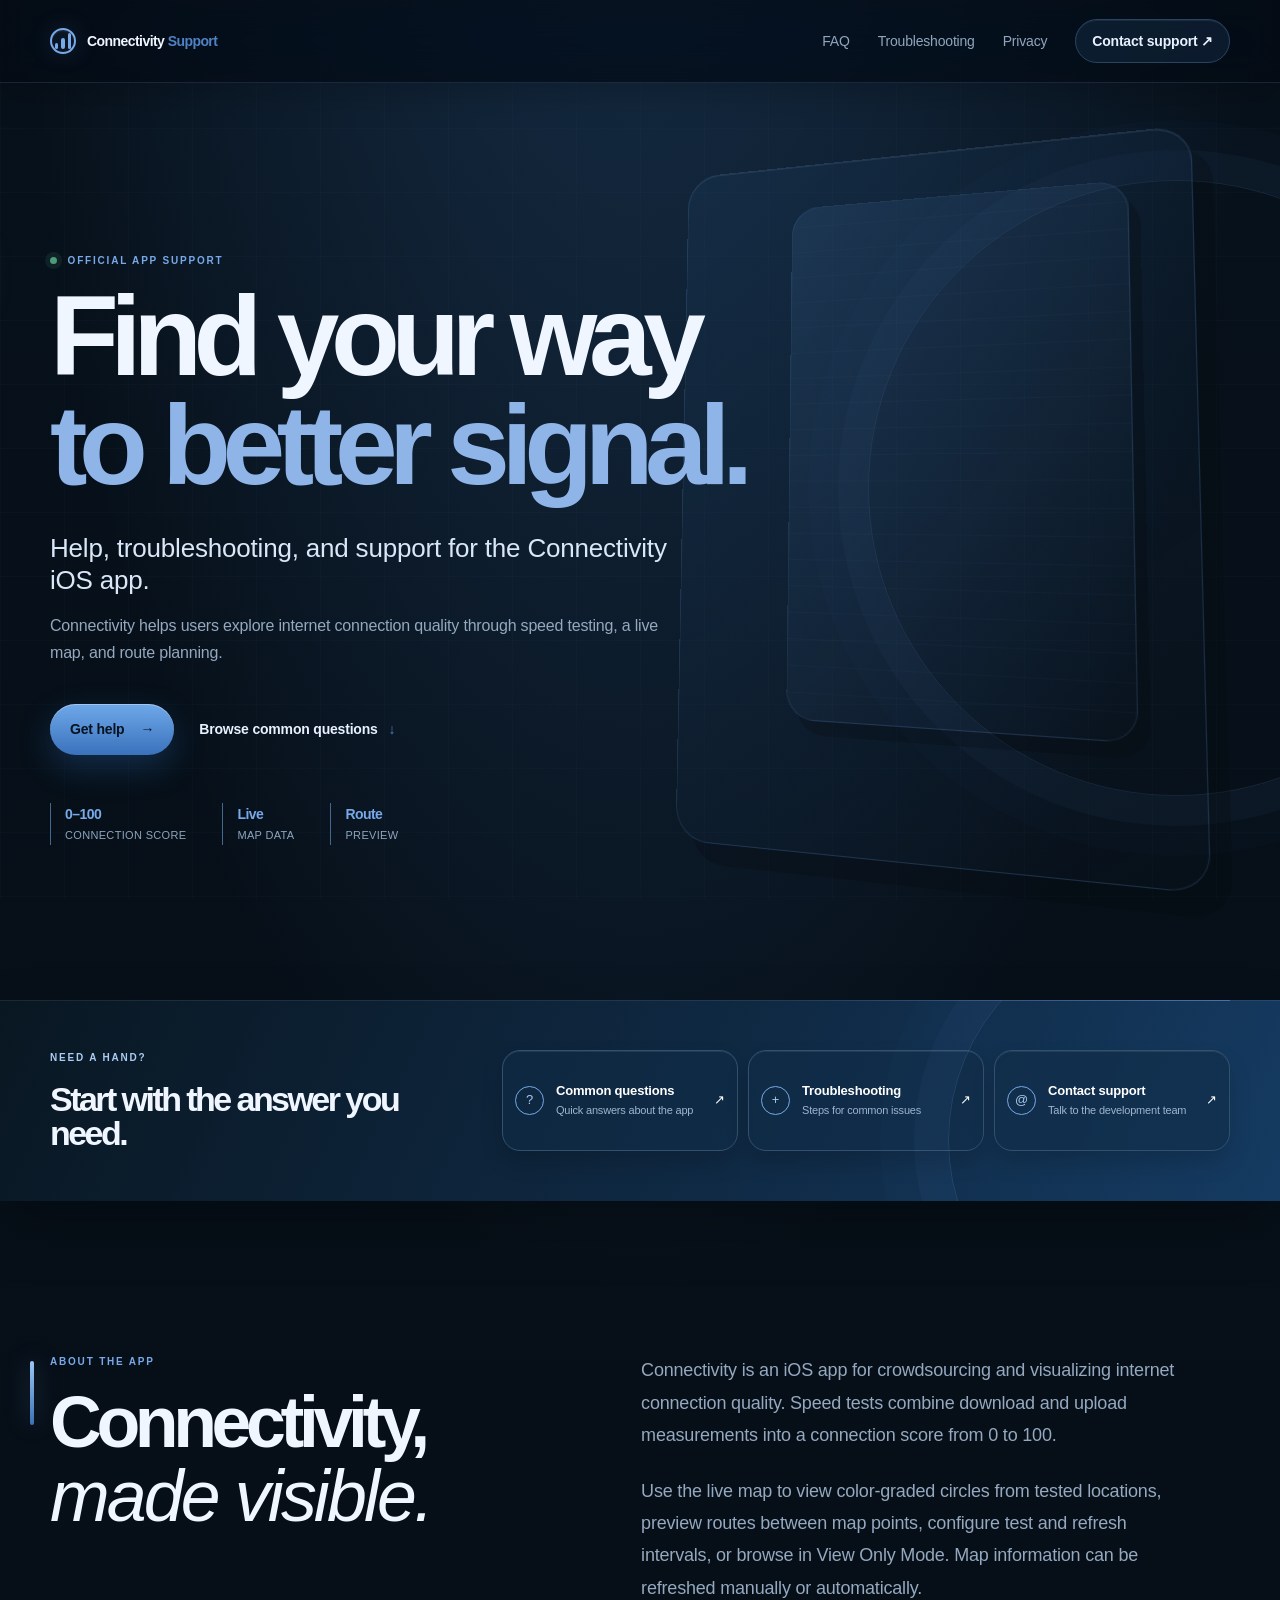
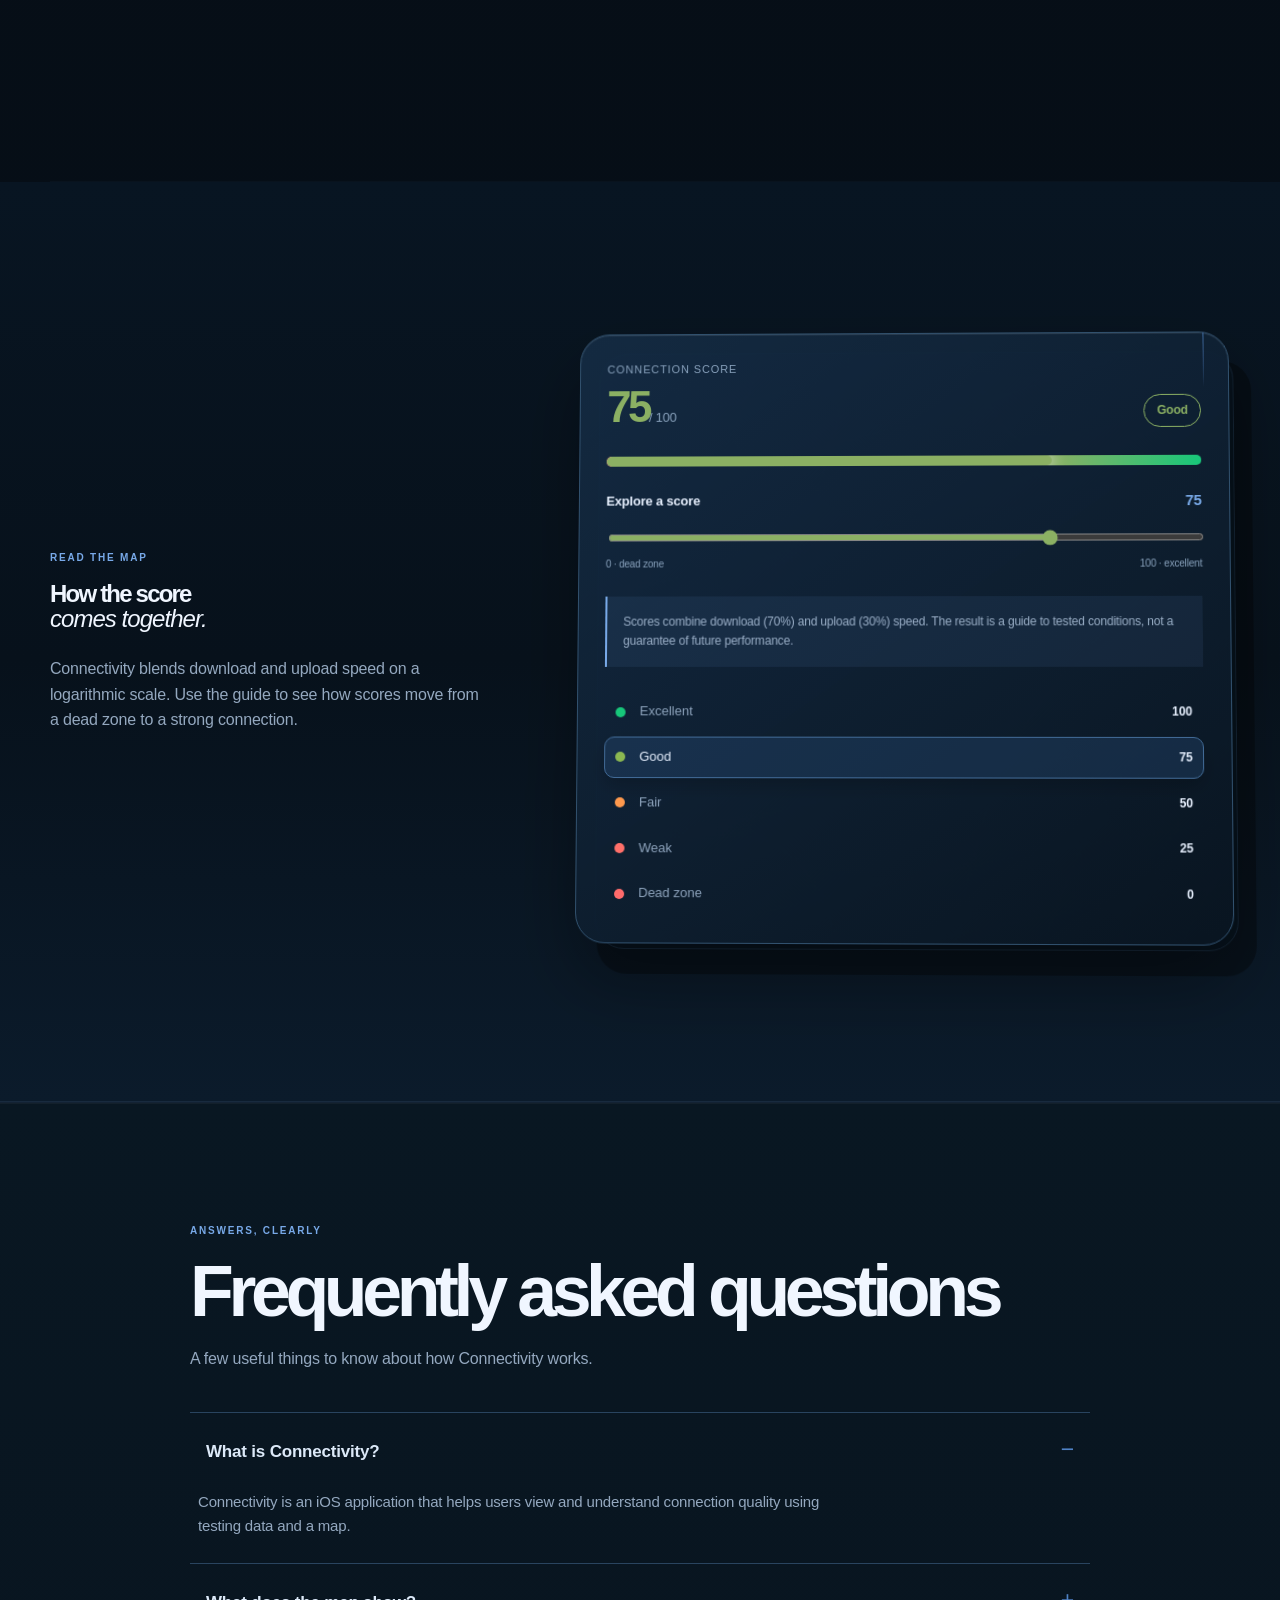
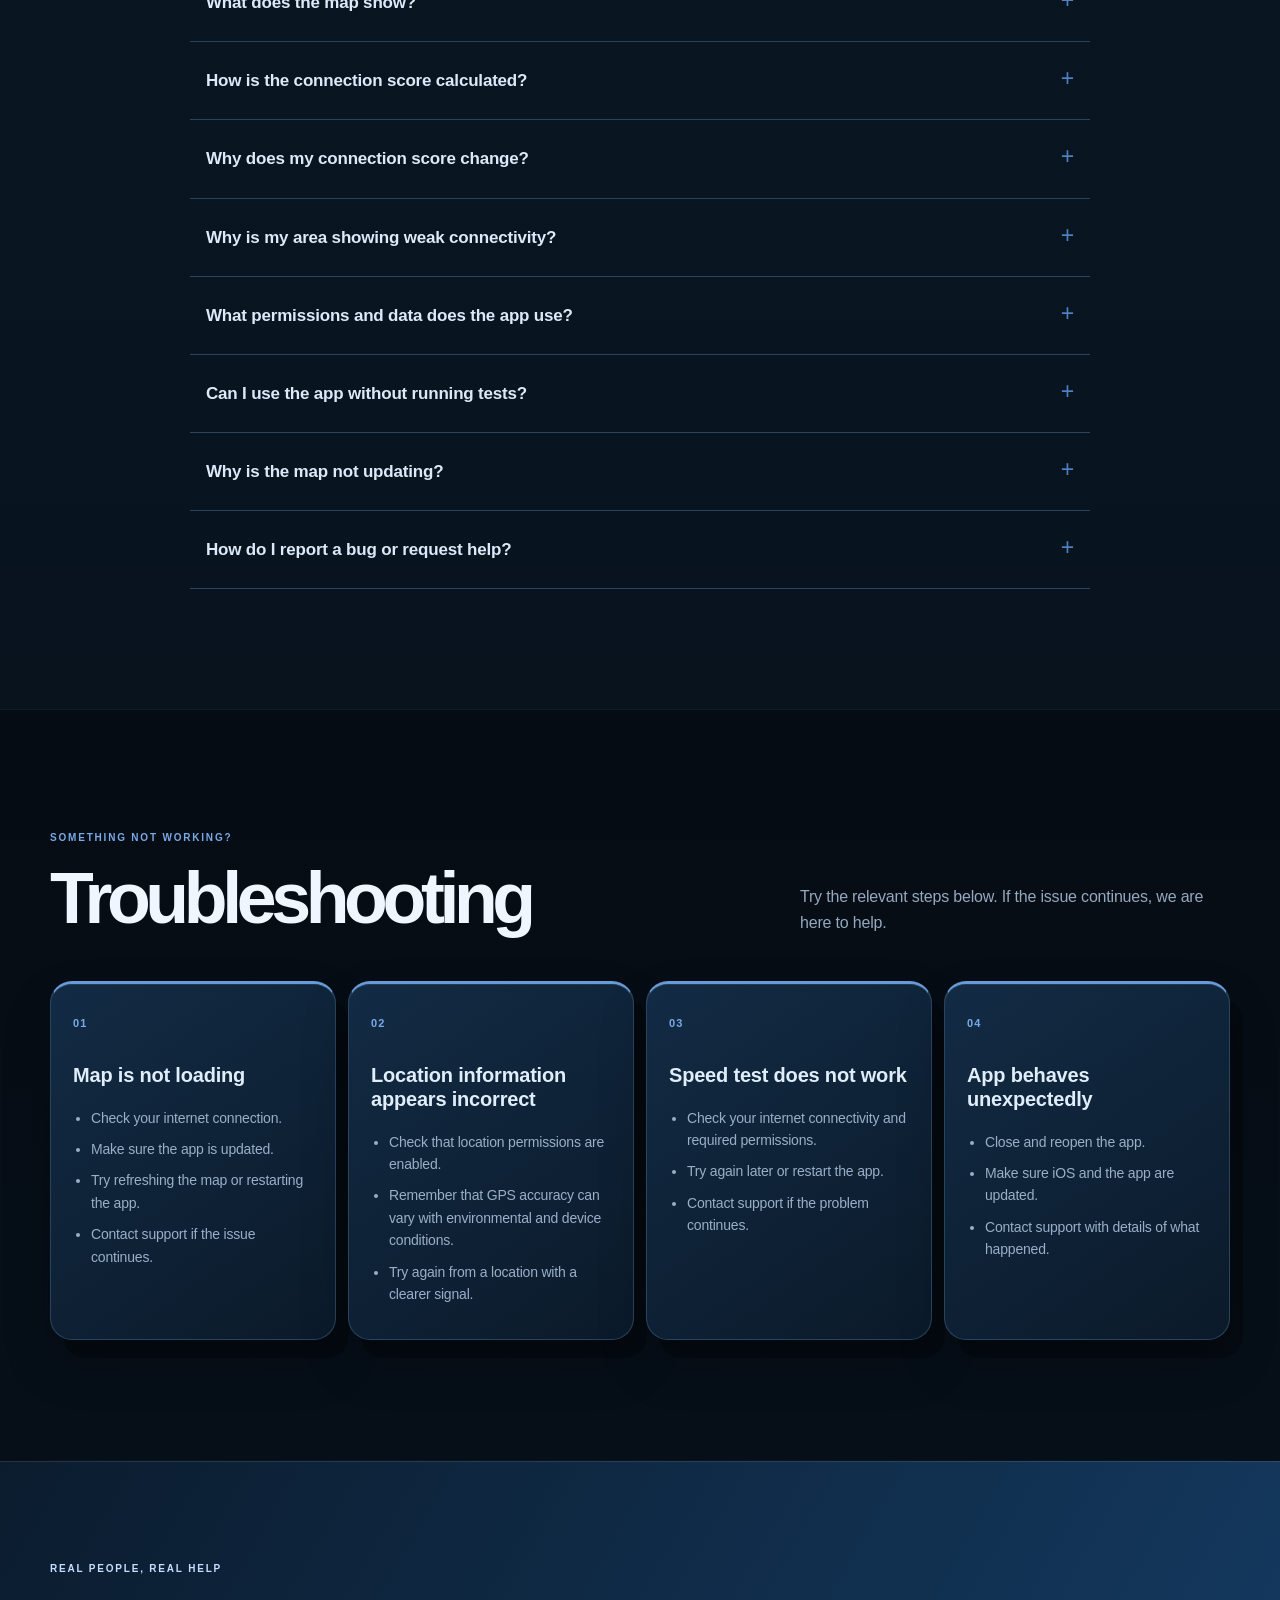
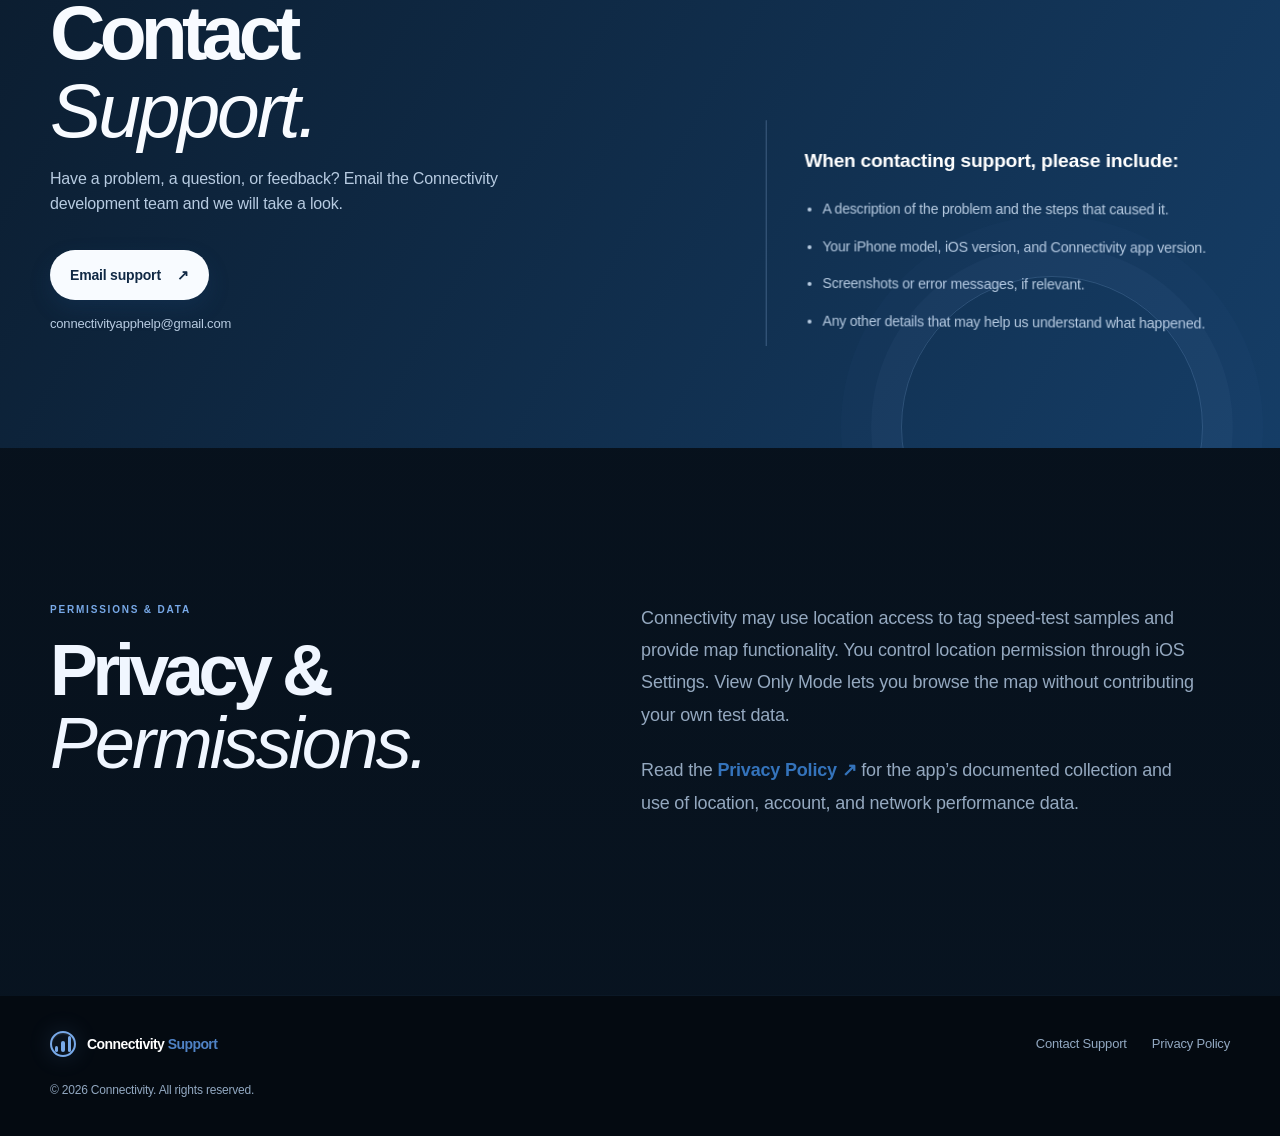
<file: index.html>
<!doctype html>
<html lang="en">
<head>
	<meta charset="utf-8">
	<meta name="viewport" content="width=device-width, initial-scale=1">
	<meta name="description" content="Support, troubleshooting, and contact information for the Connectivity iOS app.">
	<meta property="og:title" content="Connectivity Support — Help & Troubleshooting">
	<meta property="og:description" content="Find help, troubleshooting steps, and support contact information for Connectivity.">
	<meta property="og:type" content="website">
	<title>Connectivity Support — Help &amp; Troubleshooting</title>
	<link rel="stylesheet" href="styles.css">
	<link rel="stylesheet" href="theme.css">
</head>
<body>
	<header class="site-header">
		<nav class="nav wrap" aria-label="Primary navigation">
			<a class="brand" href="#home" aria-label="Connectivity Support home">
				<span class="brand-mark" aria-hidden="true"><span></span><span></span><span></span></span>
				<span>Connectivity <b>Support</b></span>
			</a>
			<button class="menu-toggle" type="button" aria-expanded="false" aria-controls="site-menu">Menu</button>
			<div class="nav-links" id="site-menu">
				<a href="#faq">FAQ</a>
				<a href="#troubleshooting">Troubleshooting</a>
				<a href="#privacy">Privacy</a>
				<a class="nav-cta" href="#contact">Contact support <span aria-hidden="true">↗</span></a>
			</div>
		</nav>
	</header>

	<main id="home">
		<section class="hero wrap" aria-labelledby="hero-title">
			<div class="hero-copy">
				<p class="eyebrow"><span class="status-dot" aria-hidden="true"></span> Official app support</p>
				<h1 id="hero-title"><span class="hero-line">Find your way</span><span class="hero-line hero-line-accent">to better signal.</span></h1>
				<p class="hero-intro">Help, troubleshooting, and support for the Connectivity iOS app.</p>
				<p class="hero-description">Connectivity helps users explore internet connection quality through speed testing, a live map, and route planning.</p>
				<div class="hero-actions">
					<a class="button button-primary" href="#contact">Get help <span aria-hidden="true">→</span></a>
					<a class="text-link" href="#faq">Browse common questions <span aria-hidden="true">↓</span></a>
				</div>
				<div class="hero-facts" aria-label="Connectivity capabilities"><span><b>0–100</b> connection score</span><span><b>Live</b> map data</span><span><b>Route</b> preview</span></div>
			</div>
		</section>

		<section class="support-strip" aria-label="Support options">
			<div class="wrap support-strip-inner">
				<div><p class="eyebrow">Need a hand?</p><h2>Start with the answer you need.</h2></div>
				<div class="support-options">
					<a href="#faq"><span class="option-icon" aria-hidden="true">?</span><span><b>Common questions</b><small>Quick answers about the app</small></span><span aria-hidden="true">↗</span></a>
					<a href="#troubleshooting"><span class="option-icon" aria-hidden="true">+</span><span><b>Troubleshooting</b><small>Steps for common issues</small></span><span aria-hidden="true">↗</span></a>
					<a href="#contact"><span class="option-icon" aria-hidden="true">@</span><span><b>Contact support</b><small>Talk to the development team</small></span><span aria-hidden="true">↗</span></a>
				</div>
			</div>
		</section>

		<section class="section wrap about-grid" id="about" aria-labelledby="about-title">
			<div><p class="eyebrow">About the app</p><h2 id="about-title">Connectivity,<br><em>made visible.</em></h2></div>
			<div class="section-copy"><p>Connectivity is an iOS app for crowdsourcing and visualizing internet connection quality. Speed tests combine download and upload measurements into a connection score from 0 to 100.</p><p>Use the live map to view color-graded circles from tested locations, preview routes between map points, configure test and refresh intervals, or browse in View Only Mode. Map information can be refreshed manually or automatically.</p></div>
		</section>

		<section class="scoring-section" id="scoring" aria-labelledby="scoring-title">
			<div class="wrap scoring-grid">
				<div class="scoring-intro"><p class="eyebrow">Read the map</p><h2 id="scoring-title">How the score<br><em>comes together.</em></h2><p>Connectivity blends download and upload speed on a logarithmic scale. Use the guide to see how scores move from a dead zone to a strong connection.</p></div>
				<div class="scoring-card">
					<div class="scoring-card-header"><div><span class="scoring-label">Connection score</span><strong id="score-value">75</strong><span class="score-out-of">/ 100</span></div><span class="score-status" id="score-status">Good</span></div>
						<div class="score-meter" aria-hidden="true"><span id="score-meter-fill"></span></div>
						<label class="score-slider-label" for="score-slider">Explore a score <output id="score-output" for="score-slider">75</output></label><input id="score-slider" type="range" min="0" max="100" value="75" step="1" aria-valuemin="0" aria-valuemax="100" aria-valuenow="75" oninput="window.updateScoreGuide && window.updateScoreGuide()" onchange="window.updateScoreGuide && window.updateScoreGuide()"><div class="score-slider-scale"><span>0 · dead zone</span><span>100 · excellent</span></div>
						<p class="score-explanation">Scores combine download (70%) and upload (30%) speed. The result is a guide to tested conditions, not a guarantee of future performance.</p>
						<div class="legend-list" aria-label="Connection score legend"><button class="legend-row" type="button" data-score="100"><i></i><span>Excellent</span><b>100</b></button><button class="legend-row" type="button" data-score="75"><i></i><span>Good</span><b>75</b></button><button class="legend-row" type="button" data-score="50"><i></i><span>Fair</span><b>50</b></button><button class="legend-row" type="button" data-score="25"><i></i><span>Weak</span><b>25</b></button><button class="legend-row" type="button" data-score="0"><i></i><span>Dead zone</span><b>0</b></button></div>
					</div>
			</div>
		</section>

		<section class="section tinted-section" id="faq" aria-labelledby="faq-title">
			<div class="wrap narrow-content"><p class="eyebrow">Answers, clearly</p><h2 id="faq-title">Frequently asked questions</h2><p class="section-lede">A few useful things to know about how Connectivity works.</p>
				<div class="faq-list">
					<details open><summary>What is Connectivity?</summary><p>Connectivity is an iOS application that helps users view and understand connection quality using testing data and a map.</p></details>
					<details><summary>What does the map show?</summary><p>The map displays connection-quality information from tested locations.</p></details>
					<details><summary>How is the connection score calculated?</summary><p>The app scores connection quality from 0 to 100 using both download and upload speed. The score uses a weighted, logarithmic blend, so it is a guide to the tested connection rather than a guarantee of future performance.</p></details>
					<details><summary>Why does my connection score change?</summary><p>Connection quality can vary based on your location, network conditions, signal conditions, congestion, and other factors.</p></details>
					<details><summary>Why is my area showing weak connectivity?</summary><p>Connection conditions can vary by location and time. Map data may not perfectly represent your current connection.</p></details>
					<details><summary>What permissions and data does the app use?</summary><p>Location access may be used to tag speed-test samples and display them on the map, including while the app is active in the background when permitted. Speed tests may collect download and upload speeds, connection type, and radio technology. See the <a class="inline-link" href="privacy.html">Privacy Policy</a> for the project’s current details.</p></details>
					<details><summary>Can I use the app without running tests?</summary><p>Yes. Connectivity includes a view-only mode for browsing map information without necessarily running tests yourself.</p></details>
					<details><summary>Why is the map not updating?</summary><p>Check your internet connection, make sure the app has the required permissions, try manually refreshing the map, and close and reopen the app. If the issue continues, contact support.</p></details>
					<details><summary>How do I report a bug or request help?</summary><p>Use the Contact Support section below to email the development team. Include as much detail as possible so the issue can be understood.</p></details>
				</div>
			</div>
		</section>

		<section class="section wrap" id="troubleshooting" aria-labelledby="troubleshooting-title">
			<div class="section-heading"><div><p class="eyebrow">Something not working?</p><h2 id="troubleshooting-title">Troubleshooting</h2></div><p class="section-lede">Try the relevant steps below. If the issue continues, we are here to help.</p></div>
			<div class="trouble-grid">
				<article><span class="card-number">01</span><h3>Map is not loading</h3><ul><li>Check your internet connection.</li><li>Make sure the app is updated.</li><li>Try refreshing the map or restarting the app.</li><li>Contact support if the issue continues.</li></ul></article>
				<article><span class="card-number">02</span><h3>Location information appears incorrect</h3><ul><li>Check that location permissions are enabled.</li><li>Remember that GPS accuracy can vary with environmental and device conditions.</li><li>Try again from a location with a clearer signal.</li></ul></article>
				<article><span class="card-number">03</span><h3>Speed test does not work</h3><ul><li>Check your internet connectivity and required permissions.</li><li>Try again later or restart the app.</li><li>Contact support if the problem continues.</li></ul></article>
				<article><span class="card-number">04</span><h3>App behaves unexpectedly</h3><ul><li>Close and reopen the app.</li><li>Make sure iOS and the app are updated.</li><li>Contact support with details of what happened.</li></ul></article>
			</div>
		</section>

		<section class="contact-section" id="contact" aria-labelledby="contact-title">
			<div class="wrap contact-grid"><div><p class="eyebrow">Real people, real help</p><h2 id="contact-title">Contact<br><em>Support.</em></h2><p>Have a problem, a question, or feedback? Email the Connectivity development team and we will take a look.</p><a class="button button-light" href="mailto:connectivityapphelp@gmail.com">Email support <span aria-hidden="true">↗</span></a><p class="email-note">connectivityapphelp@gmail.com</p></div><div class="contact-details"><h3>When contacting support, please include:</h3><ul><li>A description of the problem and the steps that caused it.</li><li>Your iPhone model, iOS version, and Connectivity app version.</li><li>Screenshots or error messages, if relevant.</li><li>Any other details that may help us understand what happened.</li></ul></div></div>
		</section>

		<section class="section wrap privacy-grid" id="privacy" aria-labelledby="privacy-title"><div><p class="eyebrow">Permissions &amp; data</p><h2 id="privacy-title">Privacy &amp;<br><em>Permissions.</em></h2></div><div class="section-copy"><p>Connectivity may use location access to tag speed-test samples and provide map functionality. You control location permission through iOS Settings. View Only Mode lets you browse the map without contributing your own test data.</p><p>Read the <a class="inline-link" href="privacy.html">Privacy Policy <span aria-hidden="true">↗</span></a> for the app’s documented collection and use of location, account, and network performance data.</p></div></section>
	</main>

	<footer class="site-footer"><div class="wrap footer-inner"><a class="brand" href="#home"><span class="brand-mark" aria-hidden="true"><span></span><span></span><span></span></span><span>Connectivity <b>Support</b></span></a><div class="footer-links"><a href="#contact">Contact Support</a><a href="privacy.html">Privacy Policy</a></div><p>© 2026 Connectivity. All rights reserved.</p></div></footer>
	<script src="script.js?v=3"></script>
</body>
</html>
</file>
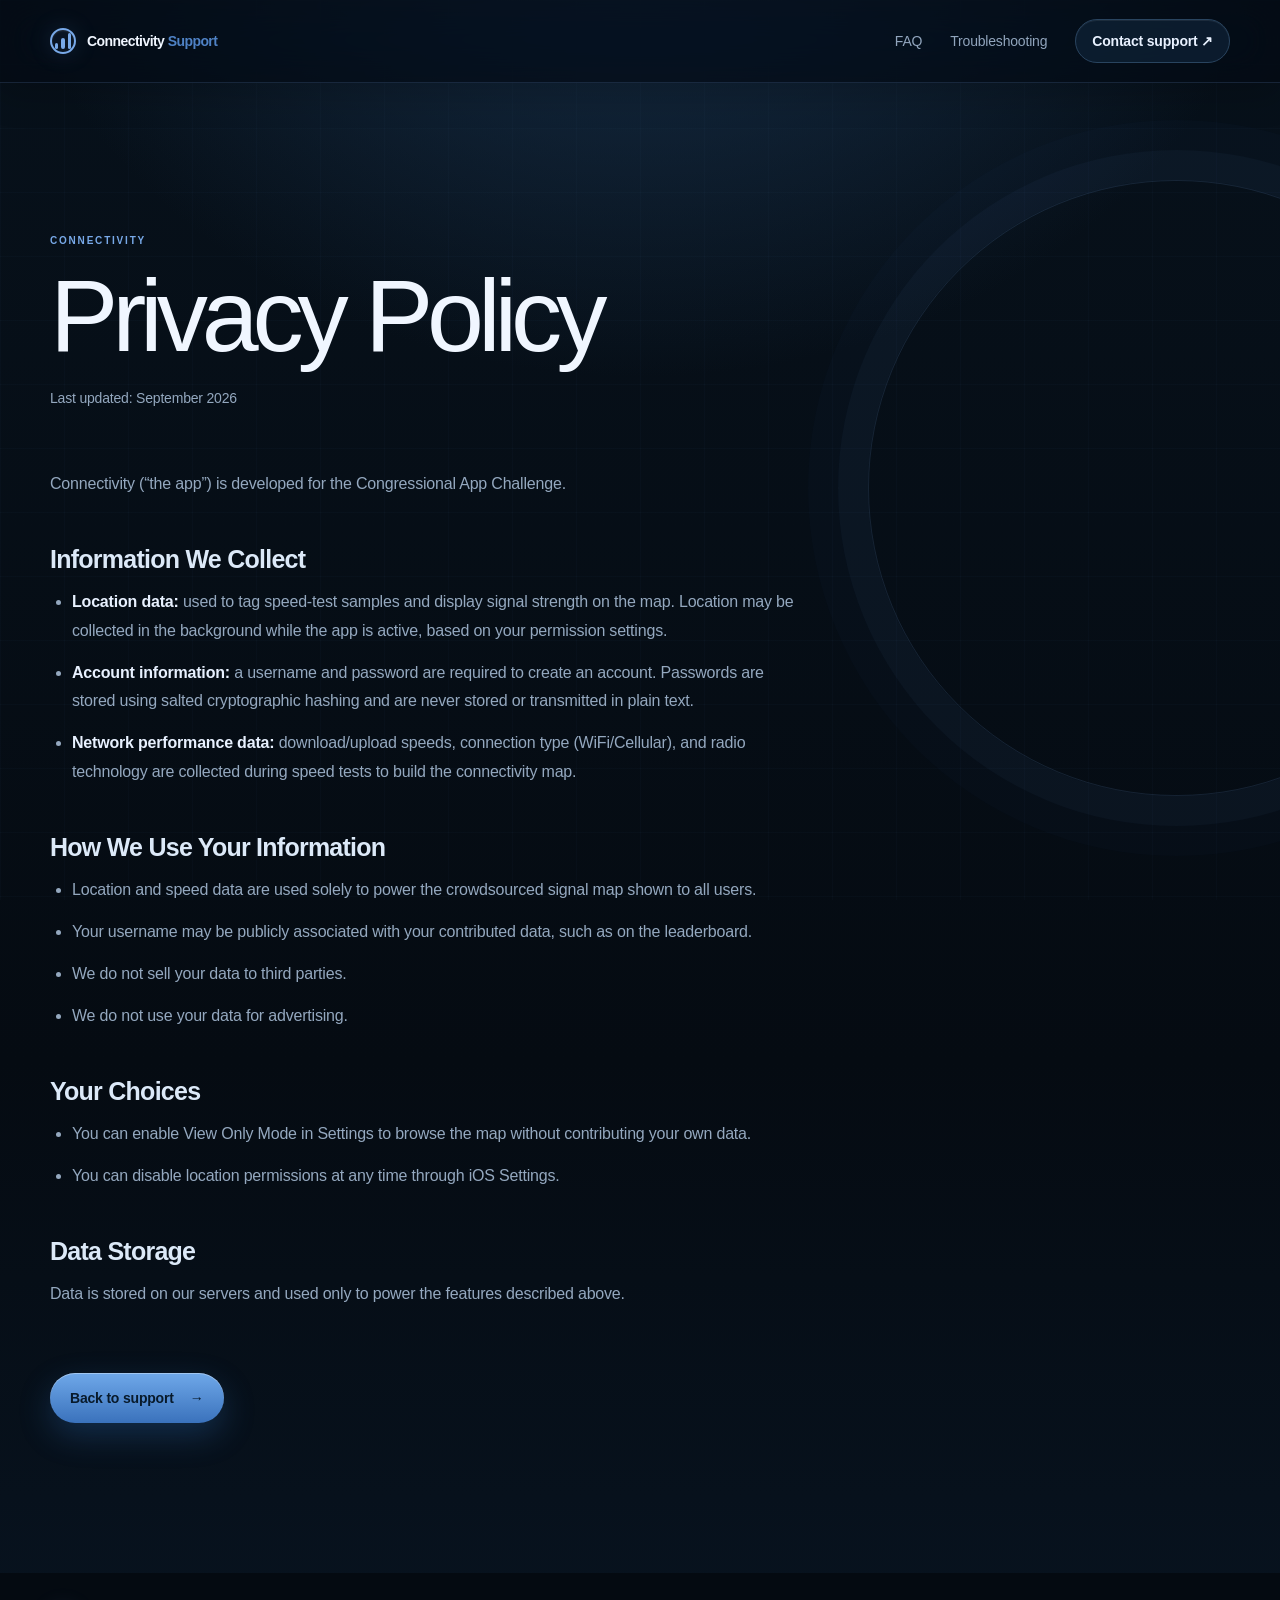
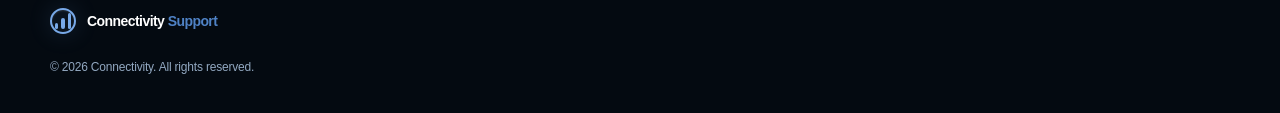
<file: privacy.html>
<!doctype html>
<html lang="en">
<head>
  <meta charset="utf-8">
  <meta name="viewport" content="width=device-width, initial-scale=1">
  <meta name="description" content="Privacy Policy for the Connectivity iOS app.">
  <title>Privacy Policy — Connectivity</title>
  <link rel="stylesheet" href="styles.css">
  <link rel="stylesheet" href="theme.css">
</head>
<body>
  <header class="site-header">
    <nav class="nav wrap" aria-label="Primary navigation">
      <a class="brand" href="index.html#home" aria-label="Connectivity Support home"><span class="brand-mark" aria-hidden="true"><span></span><span></span><span></span></span><span>Connectivity <b>Support</b></span></a>
      <div class="nav-links privacy-nav-links"><a href="index.html#faq">FAQ</a><a href="index.html#troubleshooting">Troubleshooting</a><a class="nav-cta" href="index.html#contact">Contact support <span aria-hidden="true">↗</span></a></div>
    </nav>
  </header>
  <main class="policy-page wrap" aria-labelledby="policy-title">
    <p class="eyebrow">Connectivity</p>
    <h1 id="policy-title">Privacy Policy</h1>
    <p class="policy-date">Last updated: September 2026</p>
    <div class="policy-copy">
      <p>Connectivity (“the app”) is developed for the Congressional App Challenge.</p>
      <h2>Information We Collect</h2>
      <ul><li><strong>Location data:</strong> used to tag speed-test samples and display signal strength on the map. Location may be collected in the background while the app is active, based on your permission settings.</li><li><strong>Account information:</strong> a username and password are required to create an account. Passwords are stored using salted cryptographic hashing and are never stored or transmitted in plain text.</li><li><strong>Network performance data:</strong> download/upload speeds, connection type (WiFi/Cellular), and radio technology are collected during speed tests to build the connectivity map.</li></ul>
      <h2>How We Use Your Information</h2>
      <ul><li>Location and speed data are used solely to power the crowdsourced signal map shown to all users.</li><li>Your username may be publicly associated with your contributed data, such as on the leaderboard.</li><li>We do not sell your data to third parties.</li><li>We do not use your data for advertising.</li></ul>
      <h2>Your Choices</h2>
      <ul><li>You can enable View Only Mode in Settings to browse the map without contributing your own data.</li><li>You can disable location permissions at any time through iOS Settings.</li></ul>
      <h2>Data Storage</h2>
      <p>Data is stored on our servers and used only to power the features described above.</p>
    </div>
    <a class="button button-primary policy-back" href="index.html#privacy">Back to support <span aria-hidden="true">→</span></a>
  </main>
  <footer class="site-footer"><div class="wrap footer-inner"><a class="brand" href="index.html#home"><span class="brand-mark" aria-hidden="true"><span></span><span></span><span></span></span><span>Connectivity <b>Support</b></span></a><p>© 2026 Connectivity. All rights reserved.</p></div></footer>
</body>
</html>
</file>
<file: styles.css>
.policy-page{padding-top:100px;padding-bottom:120px}.policy-page h1{margin:0;color:var(--navy);font-size:clamp(3.2rem,7vw,6rem);letter-spacing:-.06em;line-height:1}.policy-date{margin:20px 0 60px;color:var(--muted);font-size:14px}.policy-copy{max-width:760px;color:var(--muted);font-size:16px}.policy-copy h2{margin:48px 0 14px;color:var(--navy);font-family:var(--sans);font-size:25px;letter-spacing:-.03em}.policy-copy ul{padding-left:22px}.policy-copy li{margin:0 0 13px}.policy-copy strong{color:var(--ink)}.policy-back{margin-top:48px}.privacy-nav-links{display:flex}@media(max-width:800px){.policy-page{padding-top:70px;padding-bottom:80px}.privacy-nav-links{display:flex;position:static;flex-direction:row;padding:0;border:0;box-shadow:none}.privacy-nav-links a:not(.nav-cta){display:none}.privacy-nav-links .nav-cta{display:block}}
:root{--ink:#102b35;--muted:#62757a;--line:#dce8e8;--mist:#f2f7f5;--mint:#c8f1df;--aqua:#75d9c8;--teal:#147e79;--navy:#123943;--white:#fff;--serif:Georgia,'Times New Roman',serif;--sans:'Avenir Next','Helvetica Neue',Helvetica,Arial,sans-serif}*{box-sizing:border-box}html{scroll-behavior:smooth}body{margin:0;color:var(--ink);background:#fff;font-family:var(--sans);font-size:16px;line-height:1.6}a{color:inherit;text-decoration:none}button{font:inherit}.wrap{width:min(1160px,calc(100% - 64px));margin:0 auto}.site-header{position:sticky;top:0;z-index:10;background:rgba(255,255,255,.94);border-bottom:1px solid rgba(220,232,232,.8);backdrop-filter:blur(14px)}.nav{min-height:76px;display:flex;align-items:center;justify-content:space-between;gap:28px}.brand{display:flex;align-items:center;gap:11px;font-weight:700;letter-spacing:-.03em}.brand b{color:var(--teal);font-weight:600}.brand-mark{width:26px;height:26px;display:flex;align-items:end;gap:3px;padding:3px;border:2px solid var(--teal);border-radius:50%}.brand-mark span{display:block;width:4px;border-radius:3px;background:var(--teal)}.brand-mark span:nth-child(1){height:6px}.brand-mark span:nth-child(2){height:11px}.brand-mark span:nth-child(3){height:16px}.nav-links{display:flex;align-items:center;gap:28px;color:#4a6267;font-size:14px}.nav-links a{transition:color .2s ease}.nav-links a:hover,.footer-links a:hover{color:var(--teal)}.nav-cta{padding:10px 16px;border:1px solid var(--line);border-radius:4px;color:var(--ink);font-weight:600}.menu-toggle{display:none;border:1px solid var(--line);background:#fff;padding:8px 12px;border-radius:4px;color:var(--ink)}.hero{display:grid;grid-template-columns:1fr .78fr;gap:60px;align-items:center;min-height:570px;padding-top:64px;padding-bottom:76px}.eyebrow{margin:0 0 16px;color:var(--teal);font-size:11px;font-weight:700;letter-spacing:.15em;text-transform:uppercase}.status-dot{display:inline-block;width:7px;height:7px;margin-right:6px;border-radius:50%;background:#38b58e;box-shadow:0 0 0 5px #def6ec}.hero h1,h2{margin:0;color:var(--navy);font-weight:600;letter-spacing:-.055em;line-height:1.02}.hero h1{font-size:clamp(3.6rem,7vw,6.5rem)}em{font-family:var(--serif);font-weight:400;letter-spacing:-.04em}.hero-intro{max-width:470px;margin:28px 0 10px;font-size:21px;line-height:1.3}.hero-description{max-width:470px;margin:0;color:var(--muted);font-size:15px}.hero-actions{display:flex;align-items:center;gap:25px;margin-top:34px}.button{display:inline-flex;align-items:center;justify-content:center;gap:16px;padding:14px 20px;border-radius:3px;font-weight:700;font-size:14px;transition:transform .2s ease,background .2s ease}.button:hover{transform:translateY(-2px)}.button-primary{background:var(--teal);color:#fff}.button-primary:hover{background:#0d6965}.text-link{color:var(--ink);font-size:14px;font-weight:600}.text-link span{color:var(--teal);margin-left:7px}.signal-visual{position:relative;min-height:390px;overflow:hidden;border-radius:4px;background:radial-gradient(circle at 50% 48%,#ecfbf5 0 9%,transparent 9.5%),linear-gradient(135deg,#e3f6ef,#c7ece4 55%,#a7ddd5);isolation:isolate}.signal-visual:before,.signal-visual:after{content:"";position:absolute;inset:0;z-index:-1;background-image:linear-gradient(rgba(20,126,121,.08) 1px,transparent 1px),linear-gradient(90deg,rgba(20,126,121,.08) 1px,transparent 1px);background-size:42px 42px;transform:rotate(18deg) scale(1.4)}.signal-visual:after{background:linear-gradient(145deg,transparent 40%,rgba(255,255,255,.45) 40.3%,transparent 41%);transform:none}.visual-label{position:absolute;top:24px;left:25px;color:var(--teal);font-size:10px;font-weight:700;letter-spacing:.12em;text-transform:uppercase}.signal-orbit{position:absolute;top:50%;left:50%;border:1px solid rgba(20,126,121,.3);border-radius:50%;transform:translate(-50%,-50%)}.orbit-one{width:130px;height:130px}.orbit-two{width:245px;height:245px}.orbit-three{width:360px;height:360px}.signal-core{position:absolute;top:50%;left:50%;width:32px;height:32px;border:1px solid var(--teal);border-radius:50%;transform:translate(-50%,-50%);background:rgba(255,255,255,.35)}.signal-core span{display:block;width:10px;height:10px;margin:10px;background:var(--teal);border-radius:50%;box-shadow:0 0 0 7px rgba(20,126,121,.18)}.map-pin{position:absolute;width:8px;height:8px;border-radius:50%;background:#fff;border:2px solid var(--teal);box-shadow:0 0 0 4px rgba(255,255,255,.35)}.pin-one{top:27%;left:26%}.pin-two{right:24%;top:33%;background:#e89d68;border-color:#fff}.pin-three{bottom:22%;left:34%}.visual-scale{position:absolute;right:24px;bottom:23px;display:flex;align-items:center;gap:8px;color:var(--teal);font-size:10px;text-transform:uppercase;letter-spacing:.08em}.visual-scale i{display:block;width:50px;height:4px;background:linear-gradient(90deg,#e89d68,var(--aqua));border-radius:5px}.support-strip{background:var(--navy);color:#fff}.support-strip-inner{display:grid;grid-template-columns:.7fr 1.3fr;gap:60px;padding-top:50px;padding-bottom:50px}.support-strip h2{color:#fff;font-size:32px}.support-options{display:grid;grid-template-columns:repeat(3,1fr);gap:10px}.support-options a{display:grid;grid-template-columns:auto 1fr auto;align-items:center;gap:12px;padding:13px 12px;border-left:1px solid #527078;font-size:13px}.support-options small{display:block;color:#a4bcc0;font-size:11px}.option-icon{display:grid;place-items:center;width:29px;height:29px;border:1px solid #7ccfc1;border-radius:50%;color:#9be8d2}.section{padding-top:120px;padding-bottom:120px}.about-grid,.privacy-grid{display:grid;grid-template-columns:.8fr 1fr;gap:120px}.section h2{font-size:clamp(2.8rem,5vw,4.5rem)}.section-copy{max-width:560px;color:var(--muted);font-size:18px;line-height:1.7}.section-copy p{margin:0 0 23px}.tinted-section{background:var(--mist)}.narrow-content{max-width:900px}.section-lede{max-width:430px;margin:18px 0 40px;color:var(--muted)}.faq-list{border-top:1px solid var(--line)}details{border-bottom:1px solid var(--line)}summary{cursor:pointer;list-style:none;padding:23px 8px;font-size:17px;font-weight:600}summary::-webkit-details-marker{display:none}summary:after{content:'+';float:right;color:var(--teal);font-size:23px;font-weight:400;line-height:1}details[open] summary:after{content:'−'}details p{max-width:700px;margin:0;padding:0 45px 25px 8px;color:var(--muted);font-size:15px}.section-heading{display:flex;justify-content:space-between;align-items:end;gap:40px;margin-bottom:45px}.section-heading .section-lede{margin:0}.trouble-grid{display:grid;grid-template-columns:repeat(4,1fr);gap:12px}.trouble-grid article{min-height:290px;padding:25px 22px;background:var(--mist);border-top:3px solid var(--aqua)}.card-number{color:var(--teal);font-size:11px;font-weight:700;letter-spacing:.1em}.trouble-grid h3{font-size:20px;line-height:1.2;margin:28px 0 20px}.trouble-grid ul,.contact-details ul{padding-left:18px;margin:0;color:var(--muted);font-size:14px}.trouble-grid li{margin-bottom:9px}.contact-section{padding:100px 0;background:var(--teal);color:#fff}.contact-grid{display:grid;grid-template-columns:1fr .75fr;gap:100px}.contact-section .eyebrow{color:var(--mint)}.contact-section h2{color:#fff;font-size:clamp(3rem,6vw,5.7rem)}.contact-section p{max-width:500px;color:#d5f3ea}.button-light{margin-top:17px;background:#fff;color:var(--teal)}.email-note{margin-top:14px!important;font-size:13px}.email-note span{display:block;color:#a5ded1!important;font-size:11px}.contact-details{align-self:end;padding:26px 0 0 38px;border-left:1px solid rgba(255,255,255,.35)}.contact-details h3{margin:0 0 22px;font-size:19px}.contact-details ul{color:#d5f3ea}.contact-details li{margin-bottom:15px}.inline-link{color:var(--teal);font-weight:700}.site-footer{background:#0c2931;color:#a7c0c3}.footer-inner{display:grid;grid-template-columns:1fr auto;gap:18px;align-items:center;padding-top:35px;padding-bottom:35px}.footer-inner .brand{color:#fff}.footer-links{display:flex;gap:25px;font-size:13px}.footer-inner p{grid-column:1/-1;margin:6px 0 0;font-size:12px}.footer-links a{transition:color .2s ease}@media(max-width:800px){.wrap{width:min(100% - 40px,600px)}.nav{min-height:65px}.menu-toggle{display:block}.nav-links{display:none;position:absolute;top:65px;left:0;right:0;align-items:stretch;flex-direction:column;gap:0;padding:8px 20px 18px;background:#fff;border-bottom:1px solid var(--line);box-shadow:0 10px 20px rgba(16,43,53,.06)}.nav-links.is-open{display:flex}.nav-links a{padding:12px 0}.nav-cta{padding:12px 14px!important}.hero{display:block;min-height:0;padding-top:70px;padding-bottom:60px}.hero h1{font-size:clamp(3.3rem,16vw,5rem)}.hero-actions{align-items:flex-start;flex-direction:column;gap:18px}.signal-visual{min-height:300px;margin-top:55px}.support-strip-inner,.about-grid,.privacy-grid,.contact-grid{display:block}.support-strip-inner{padding-top:40px;padding-bottom:35px}.support-options{grid-template-columns:1fr;margin-top:30px}.support-options a{border-top:1px solid #527078;border-left:0}.section{padding-top:75px;padding-bottom:75px}.about-grid,.privacy-grid{display:grid;gap:35px}.section-heading{display:block;margin-bottom:30px}.section-heading .section-lede{margin-top:18px}.trouble-grid{grid-template-columns:1fr 1fr}.contact-section{padding:75px 0}.contact-details{margin-top:60px;padding:25px 0 0;border-top:1px solid rgba(255,255,255,.35);border-left:0}.footer-inner{display:block}.footer-links{margin-top:25px}.footer-inner p{margin-top:25px}}@media(max-width:480px){.wrap{width:calc(100% - 32px)}.hero-intro{font-size:19px}.signal-visual{min-height:250px}.orbit-three{width:290px;height:290px}.trouble-grid{grid-template-columns:1fr}.trouble-grid article{min-height:0}.section h2{font-size:3rem}.footer-links{display:flex;flex-direction:column;gap:10px}}
</file>
<file: theme.css>
:root {
  --ink: #e5f3ef;
  --muted: #91aaa8;
  --line: #284447;
  --mist: #102326;
  --mint: #b9f7d8;
  --aqua: #6ce0c1;
  --teal: #53d4bf;
  --navy: #e8fff8;
  --white: #f4fffb;
  --sans: "SFMono-Regular", "Cascadia Code", "Roboto Mono", Menlo, Monaco, Consolas, monospace;
  --serif: "SFMono-Regular", "Cascadia Code", "Roboto Mono", Menlo, Monaco, Consolas, monospace;
}

html { background: #081315; }
body { background: #081315; color: var(--ink); font-size: 15px; }
.site-header { background: rgba(8, 19, 21, .9); border-bottom-color: rgba(83, 212, 191, .2); }
.brand { letter-spacing: -.06em; }
.brand-mark { border-color: var(--teal); box-shadow: 0 0 20px rgba(83, 212, 191, .18); }
.brand-mark span { background: var(--teal); }
.nav-links { color: var(--muted); }
.nav-links a:hover, .footer-links a:hover { color: var(--aqua); }
.nav-cta { border-color: var(--line); border-radius: 999px; color: var(--ink); background: rgba(255, 255, 255, .03); }
.nav-cta:hover { border-color: var(--teal); }
.menu-toggle { border-color: var(--line); border-radius: 999px; background: var(--mist); color: var(--ink); }
.hero { min-height: 610px; }
.hero h1, h2 { color: var(--navy); letter-spacing: -.08em; }
.hero h1 { font-weight: 500; }
.hero-intro { color: var(--ink); }
.hero-description, .section-copy, .section-lede { color: var(--muted); }
.eyebrow { color: var(--aqua); }
.status-dot { background: var(--aqua); box-shadow: 0 0 0 5px rgba(108, 224, 193, .12); }
.button { border-radius: 999px; }
.button-primary { background: var(--aqua); color: #08201d; box-shadow: 0 8px 30px rgba(108, 224, 193, .16); }
.button-primary:hover { background: var(--mint); }
.text-link { color: var(--ink); }
.signal-visual { border: 1px solid rgba(108, 224, 193, .22); border-radius: 24px; background: radial-gradient(circle at 50% 48%, rgba(108, 224, 193, .2) 0 9%, transparent 9.5%), linear-gradient(135deg, #122c2e, #103c3b 55%, #18534d); box-shadow: 0 25px 60px rgba(0, 0, 0, .25); }
.signal-visual:before { background-image: linear-gradient(rgba(108, 224, 193, .08) 1px, transparent 1px), linear-gradient(90deg, rgba(108, 224, 193, .08) 1px, transparent 1px); }
.visual-label, .visual-scale { color: var(--aqua); }
.signal-orbit { border-color: rgba(108, 224, 193, .35); }
.signal-core { border-color: var(--aqua); background: rgba(108, 224, 193, .08); }
.signal-core span { background: var(--aqua); box-shadow: 0 0 0 7px rgba(108, 224, 193, .16), 0 0 24px var(--aqua); }
.map-pin { border-color: var(--aqua); background: #c8fff0; }
.support-strip { background: #0d2427; border-top: 1px solid rgba(108, 224, 193, .16); border-bottom: 1px solid rgba(108, 224, 193, .16); }
.support-strip h2 { color: var(--navy); }
.support-options a { border-left-color: #315255; border-radius: 14px; transition: background .2s ease, transform .2s ease; }
.support-options a:hover { background: rgba(108, 224, 193, .08); transform: translateY(-2px); }
.option-icon { border-color: var(--teal); color: var(--aqua); }
.section { border-bottom: 1px solid rgba(83, 212, 191, .1); }
.tinted-section { background: #0b1b1e; }
.faq-list { border-top-color: var(--line); }
details { border-bottom-color: var(--line); }
summary { padding: 25px 16px; border-radius: 14px; }
summary:hover { background: rgba(108, 224, 193, .05); }
details p { color: var(--muted); }
.trouble-grid article { min-height: 300px; border: 1px solid var(--line); border-top: 3px solid var(--aqua); border-radius: 18px; background: #102326; }
.trouble-grid article:hover { border-color: rgba(108, 224, 193, .5); }
.card-number { color: var(--aqua); }
.trouble-grid ul, .contact-details ul { color: var(--muted); }
.contact-section { background: #164b46; }
.contact-section h2 { color: var(--white); }
.button-light { color: #12332f; }
.contact-details { border-left-color: rgba(185, 247, 216, .35); }
.inline-link { color: var(--aqua); }
.site-footer { background: #050e10; border-top: 1px solid rgba(83, 212, 191, .14); }
.policy-page h1 { color: var(--navy); font-weight: 500; }
.policy-copy h2 { color: var(--navy); }
.policy-copy { color: var(--muted); }
.policy-copy strong { color: var(--ink); }
@media (max-width: 800px) {
  .nav-links { background: #0b1b1e; border-bottom-color: var(--line); }
  .nav-links.is-open { box-shadow: 0 18px 35px rgba(0, 0, 0, .35); }
  .support-options a { border-left: 0; border-top-color: #315255; }
  .contact-details { border-left: 0; border-top-color: rgba(185, 247, 216, .35); }
}

/* Scoring guide and blue visual direction */
:root {
  --aqua: #78a9e8;
  --teal: #4f82c5;
  --mint: #c3dcff;
  --navy: #e8f1ff;
}

.hero h1 { line-height: .98; }
.hero-line { display: block; white-space: nowrap; }
.hero-line-accent { color: #8fb5e8; margin-top: .06em; }
.hero h1 em { font-style: normal; }
.signal-visual { background: radial-gradient(circle at 50% 48%, rgba(120, 169, 232, .2) 0 9%, transparent 9.5%), linear-gradient(135deg, #12243b, #163b5d 55%, #1f4b70); }
.signal-visual:before { background-image: linear-gradient(rgba(120, 169, 232, .08) 1px, transparent 1px), linear-gradient(90deg, rgba(120, 169, 232, .08) 1px, transparent 1px); }
.support-strip { border-color: rgba(120, 169, 232, .16); }
.contact-section { background: #18385d; }
.scoring-section { padding: 112px 0; background: #081315; border-bottom: 1px solid rgba(120, 169, 232, .12); }
.scoring-grid { display: grid; grid-template-columns: .8fr 1.2fr; gap: 90px; align-items: center; }
.scoring-intro p:last-child { max-width: 440px; margin: 25px 0 0; color: var(--muted); }
.scoring-card { padding: 30px; border: 1px solid #28445e; border-radius: 24px; background: linear-gradient(145deg, #102231, #0c1b27); box-shadow: 0 24px 60px rgba(0, 0, 0, .28); }
.scoring-card-header { display: flex; align-items: end; justify-content: space-between; gap: 20px; }
.scoring-label { display: block; margin-bottom: 6px; color: var(--muted); font-size: 11px; letter-spacing: .08em; text-transform: uppercase; }
.scoring-card-header strong { color: var(--aqua); font-size: 44px; line-height: 1; letter-spacing: -.08em; }
.score-out-of { color: var(--muted); font-size: 13px; }
.score-status { padding: 6px 12px; border: 1px solid currentColor; border-radius: 999px; font-size: 12px; font-weight: 700; }
.score-meter { height: 10px; margin: 28px 0 23px; overflow: hidden; border-radius: 999px; background: linear-gradient(90deg, #ff6b6b, #ff994d 50%, #17c77a); }
#score-meter-fill { display: block; width: 75%; height: 100%; border-radius: inherit; background: #53d4bf; box-shadow: 0 0 16px currentColor; transition: width .2s ease, background-color .2s ease; }
.score-slider-label { display: block; margin-bottom: 10px; color: var(--ink); font-size: 13px; font-weight: 700; }
#score-slider { width: 100%; accent-color: var(--score-color, #78a9e8); cursor: pointer; }
.score-slider-scale { display: flex; justify-content: space-between; margin-top: 7px; color: var(--muted); font-size: 10px; }
.score-explanation { margin: 24px 0; padding: 16px; border-left: 2px solid var(--aqua); background: rgba(120, 169, 232, .07); color: var(--muted); font-size: 12px; }
.legend-list { display: grid; gap: 4px; }
.legend-row { display: grid; grid-template-columns: 12px 1fr auto; align-items: center; width: 100%; gap: 12px; padding: 9px 10px; border: 1px solid transparent; border-radius: 10px; background: transparent; color: var(--muted); font: inherit; font-size: 13px; text-align: left; cursor: pointer; transition: background .2s ease, border-color .2s ease; }
.legend-row:hover, .legend-row.is-active { border-color: #31516e; background: rgba(120, 169, 232, .09); color: var(--ink); }
.legend-row i { width: 10px; height: 10px; border-radius: 50%; background: #ff6b6b; }
.legend-row[data-score="100"] i { background: rgb(23, 199, 122); }
.legend-row[data-score="75"] i { background: rgb(139, 184, 81); }
.legend-row[data-score="50"] i { background: rgb(255, 153, 77); }
.legend-row[data-score="25"] i { background: rgb(255, 111, 105); }
.legend-row[data-score="0"] i { background: rgb(255, 107, 107); }
.legend-row b { color: var(--ink); font-size: 12px; }
.policy-page .button-primary { color: #081a2b; }
@media (max-width: 800px) {
  .scoring-section { padding: 78px 0; }
  .scoring-grid { display: block; }
  .scoring-card { margin-top: 42px; }
}
@media (max-width: 480px) {
  .hero-line { white-space: normal; }
  .hero h1 { font-size: clamp(2.8rem, 14vw, 4.3rem); }
  .scoring-card { padding: 22px; border-radius: 18px; }
}

.hero { display: block; min-height: auto; padding-top: 110px; padding-bottom: 105px; }
.hero-copy { max-width: 850px; }
.hero-intro { max-width: 610px; }
.hero-description { max-width: 650px; }
.hero-facts { display: flex; flex-wrap: wrap; gap: 10px 28px; margin-top: 38px; color: var(--muted); font-size: 11px; letter-spacing: .03em; text-transform: uppercase; }
.hero-facts span { padding-left: 14px; border-left: 1px solid #31516e; }
.hero-facts b { display: block; margin-bottom: 2px; color: var(--aqua); font-size: 14px; letter-spacing: -.04em; text-transform: none; }
.score-slider-label { display: flex; align-items: center; justify-content: space-between; gap: 15px; }
.score-slider-label output { color: var(--aqua); font-size: 15px; }
#score-slider { height: 7px; accent-color: var(--score-color, #78a9e8); }
#score-slider:focus-visible { outline: 2px solid var(--aqua); outline-offset: 5px; }
@media (max-width: 800px) {
  .hero { padding-top: 78px; padding-bottom: 78px; }
}
@media (max-width: 480px) {
  .hero-facts { display: grid; grid-template-columns: 1fr 1fr; gap: 15px; }
  .hero-facts span:last-child { grid-column: 1 / -1; }
}

body { position: relative; overflow-x: hidden; }
body::before { position: fixed; z-index: -1; inset: 0; background-image: linear-gradient(rgba(120, 169, 232, .025) 1px, transparent 1px), linear-gradient(90deg, rgba(120, 169, 232, .025) 1px, transparent 1px); background-size: 48px 48px; content: ''; pointer-events: none; }
main { position: relative; }
.hero { display: block; padding-top: 96px; }
.hero-copy { max-width: none; }
.support-strip-inner { position: relative; }
.support-strip-inner::before { position: absolute; top: 0; right: 0; width: 38%; height: 1px; background: linear-gradient(90deg, transparent, rgba(120, 169, 232, .45)); content: ''; }
.about-grid { position: relative; }
.about-grid::before, .privacy-grid::before { position: absolute; top: 120px; left: -20px; width: 3px; height: 52px; background: var(--aqua); box-shadow: 0 0 24px rgba(120, 169, 232, .35); content: ''; }
.scoring-section { background: linear-gradient(180deg, #081315 0%, #0a1822 100%); }
.scoring-card { position: relative; transform: perspective(1200px) rotateX(calc(2deg + var(--tilt-x, 0deg))) rotateY(calc(-1deg + var(--tilt-y, 0deg))) translateY(-5px); transform-style: preserve-3d; }
.scoring-card::before { position: absolute; z-index: -1; inset: 12px -12px -12px 12px; border: 1px solid #1b3449; border-radius: inherit; background: #091722; content: ''; transform: translateZ(-25px); }
.scoring-card-header, .score-meter, .score-slider-label, #score-slider, .score-slider-scale, .score-explanation, .legend-list { position: relative; transform: translateZ(12px); }
.scoring-card::after { position: absolute; top: 0; right: 24px; width: 1px; height: 55px; background: linear-gradient(var(--aqua), transparent); content: ''; }
.contact-section { position: relative; overflow: hidden; }
.contact-section::after { position: absolute; right: 6%; bottom: -130px; width: 300px; height: 300px; border: 1px solid rgba(143, 181, 232, .22); border-radius: 50%; box-shadow: 0 0 0 30px rgba(143, 181, 232, .04), 0 0 0 60px rgba(143, 181, 232, .025); content: ''; pointer-events: none; }
@media (max-width: 800px) {
  .hero { display: block; padding-top: 78px; }
  .about-grid::before, .privacy-grid::before { top: 75px; left: -9px; }
  .scoring-card { transform: none; }
}

@media (hover: hover) and (pointer: fine) {
  .button, .nav-cta, .text-link { transition: transform .25s ease, background-color .25s ease, border-color .25s ease, box-shadow .25s ease; }
  .button:hover { transform: translateY(-3px); box-shadow: 0 14px 32px rgba(0, 0, 0, .28); }
  .nav-cta:hover { transform: translateY(-2px); box-shadow: 0 8px 20px rgba(0, 0, 0, .22); }
  .text-link:hover { transform: translateX(4px); }
  .support-options a { transform: translateZ(0); transition: background .25s ease, transform .25s ease, border-color .25s ease, box-shadow .25s ease; }
  .support-options a:hover { border-color: #527da8; box-shadow: 8px 10px 0 rgba(5, 14, 24, .3); transform: translateY(-5px) rotateX(3deg); }
  .trouble-grid article { transform: perspective(700px) translateZ(0); transition: transform .3s ease, border-color .3s ease, box-shadow .3s ease; }
  .trouble-grid article:hover { box-shadow: 12px 16px 0 rgba(5, 14, 24, .35); transform: perspective(700px) translateY(-7px) rotateX(2deg); }
  .scoring-card { transition: transform .2s ease-out, box-shadow .3s ease; }
  .scoring-card:hover { box-shadow: 0 32px 70px rgba(0, 0, 0, .4); }
  .legend-row:hover { transform: translateX(5px); }
}

@media (prefers-reduced-motion: reduce) {
  *, *::before, *::after { scroll-behavior: auto !important; transition-duration: .01ms !important; animation-duration: .01ms !important; animation-iteration-count: 1 !important; }
}

/* Final premium material layer */
:root {
  --ink: #17243a;
  --muted: #617087;
  --line: rgba(44, 68, 99, .13);
  --mist: #f7f9fc;
  --mint: #d9efff;
  --aqua: #4c83cc;
  --teal: #2865ac;
  --navy: #0c1b32;
  --white: #ffffff;
  --sans: -apple-system, BlinkMacSystemFont, "SF Pro Display", "SF Pro Text", "Helvetica Neue", Arial, sans-serif;
  --serif: -apple-system, BlinkMacSystemFont, "SF Pro Display", "Helvetica Neue", Arial, sans-serif;
}

html { background: #edf2f8; }
body { position: relative; isolation: isolate; overflow-x: hidden; background: linear-gradient(180deg, #f8fafc 0%, #eef3f9 48%, #e8eef6 100%); color: var(--ink); font-family: var(--sans); font-size: 16px; letter-spacing: -.012em; }
body::before { position: fixed; z-index: -2; inset: 0; background: radial-gradient(ellipse 70% 42% at 15% 0%, rgba(255,255,255,.96), transparent 72%), radial-gradient(ellipse 60% 38% at 100% 26%, rgba(181,214,247,.42), transparent 72%), linear-gradient(rgba(54,93,135,.035) 1px, transparent 1px), linear-gradient(90deg, rgba(54,93,135,.035) 1px, transparent 1px); background-size: auto, auto, 72px 72px, 72px 72px; content: ''; pointer-events: none; }
body::after { position: fixed; z-index: -1; top: 16vh; right: -14vw; width: 48vw; height: 48vw; border: 1px solid rgba(255,255,255,.7); border-radius: 50%; box-shadow: 0 0 0 28px rgba(255,255,255,.2), 0 0 0 56px rgba(106,151,204,.06); content: ''; pointer-events: none; }
main { position: relative; }
.wrap { width: min(1180px, calc(100% - 80px)); }
.site-header { background: rgba(248,250,253,.72); border-bottom: 1px solid rgba(44,68,99,.1); box-shadow: 0 8px 28px rgba(48,70,97,.05); backdrop-filter: saturate(150%) blur(22px); }
.nav { min-height: 82px; }
.brand { color: var(--navy); font-size: 14px; letter-spacing: -.04em; }
.brand b { color: var(--teal); }
.brand-mark { border-color: var(--teal); background: rgba(255,255,255,.48); box-shadow: 0 4px 13px rgba(40,101,172,.2), inset 0 1px 2px rgba(255,255,255,.9); }
.brand-mark span { background: var(--teal); }
.nav-links { color: #68778c; }
.nav-links a:hover, .footer-links a:hover { color: var(--teal); }
.nav-cta { border-color: rgba(44,68,99,.15); background: rgba(255,255,255,.62); box-shadow: 0 2px 8px rgba(44,68,99,.06), inset 0 1px 0 rgba(255,255,255,.95); }
.nav-cta:hover { border-color: rgba(40,101,172,.35); background: #fff; }
.hero { display: block; min-height: auto; padding-top: clamp(105px, 14vw, 170px); padding-bottom: clamp(100px, 13vw, 155px); }
.hero-copy { max-width: 760px; }
.eyebrow { color: var(--teal); font-size: 10px; letter-spacing: .18em; }
.status-dot { background: #4b9c78; box-shadow: 0 0 0 5px rgba(75,156,120,.12); }
.hero h1, h2 { color: var(--navy); font-weight: 600; letter-spacing: -.075em; }
.hero h1 { max-width: 780px; font-size: clamp(4rem, 8.8vw, 8.6rem); line-height: .91; }
.hero-line-accent { color: #4e80bd; }
.hero-intro { max-width: 620px; margin-top: 35px; color: #273850; font-size: clamp(20px, 2.1vw, 26px); line-height: 1.25; }
.hero-description { max-width: 610px; margin-top: 15px; color: var(--muted); font-size: 16px; line-height: 1.7; }
.hero-actions { margin-top: 38px; }
.button { border-radius: 999px; box-shadow: 0 9px 22px rgba(34,83,137,.18), inset 0 1px 0 rgba(255,255,255,.25); }
.button-primary { background: linear-gradient(180deg, #5792dd, #326db8); color: white; }
.button-primary:hover { background: linear-gradient(180deg, #669de1, #3b76bd); }
.text-link { color: #2a4567; }
.hero-facts { gap: 12px 36px; margin-top: 48px; color: #6c7c91; }
.hero-facts span { border-left-color: rgba(40,101,172,.3); }
.hero-facts b { color: var(--teal); }
.support-strip { position: relative; overflow: hidden; background: linear-gradient(110deg, #102747, #183c67 62%, #244e7c); border-top: 0; border-bottom: 0; color: #f4f8ff; box-shadow: inset 0 1px 0 rgba(255,255,255,.14), 0 20px 50px rgba(35,67,105,.14); }
.support-strip::after { position: absolute; right: -7%; bottom: -150px; width: 420px; height: 420px; border: 1px solid rgba(255,255,255,.16); border-radius: 50%; box-shadow: 0 0 0 34px rgba(255,255,255,.035), 0 0 0 68px rgba(255,255,255,.025); content: ''; pointer-events: none; }
.support-strip h2 { color: white; font-size: 34px; }
.support-strip .eyebrow { color: #a9ccf5; }
.support-options a { position: relative; z-index: 1; border: 1px solid rgba(255,255,255,.15); border-radius: 18px; background: rgba(255,255,255,.08); color: white; box-shadow: inset 0 1px 0 rgba(255,255,255,.12); }
.support-options a:hover { border-color: rgba(255,255,255,.35); background: rgba(255,255,255,.15); box-shadow: 0 12px 28px rgba(5,19,38,.25), inset 0 1px 0 rgba(255,255,255,.2); }
.support-options small { color: #b8cbe3; }
.option-icon { border-color: #83b3e7; color: #b8d7fa; }
.section { border-bottom-color: rgba(44,68,99,.1); }
.about-grid, .privacy-grid { padding-top: clamp(105px, 12vw, 160px); padding-bottom: clamp(105px, 12vw, 160px); }
.about-grid::before, .privacy-grid::before { top: 160px; width: 4px; height: 64px; border-radius: 999px; background: linear-gradient(#77a9df, #2865ac); box-shadow: 0 4px 14px rgba(40,101,172,.24); }
.section h2 { font-size: clamp(3rem, 5.6vw, 5.8rem); }
.section-copy { color: #64748a; line-height: 1.8; }
.tinted-section { background: rgba(245,248,252,.72); border-top: 1px solid rgba(255,255,255,.9); box-shadow: inset 0 1px 0 rgba(255,255,255,.7); }
.faq-list { border-top-color: rgba(44,68,99,.16); }
details { border-bottom-color: rgba(44,68,99,.13); }
summary { color: #213550; font-size: 17px; }
summary:hover { background: rgba(255,255,255,.62); box-shadow: 0 10px 24px rgba(44,68,99,.06); }
details p { color: #66768b; }
.scoring-section { padding: clamp(105px, 12vw, 160px) 0; background: linear-gradient(180deg, #e7eef7 0%, #f7f9fc 50%, #eaf1f8 100%); border-bottom: 1px solid rgba(44,68,99,.1); }
.scoring-card { border-color: rgba(255,255,255,.9); border-radius: 30px; background: linear-gradient(145deg, rgba(255,255,255,.92), rgba(237,243,250,.88)); box-shadow: 20px 28px 0 rgba(167,188,212,.22), 0 35px 75px rgba(47,74,108,.18), inset 0 1px 0 white; }
.scoring-card::before { border-color: rgba(165,187,213,.35); background: #dbe6f2; }
.scoring-card::after { background: linear-gradient(#4f83c7, transparent); }
.scoring-label, .score-out-of, .score-slider-scale { color: #7b899b; }
.scoring-card-header strong { color: #326db8; }
.score-status { background: rgba(255,255,255,.62); }
.score-explanation { background: rgba(76,131,204,.08); color: #687990; }
.legend-row { color: #718096; }
.legend-row:hover, .legend-row.is-active { border-color: rgba(76,131,204,.25); background: rgba(255,255,255,.78); box-shadow: 0 8px 18px rgba(57,84,119,.09); color: #283d5a; }
.trouble-grid article { min-height: 300px; border: 1px solid rgba(255,255,255,.9); border-top: 3px solid #5a8dca; border-radius: 22px; background: linear-gradient(145deg, rgba(255,255,255,.92), rgba(240,245,250,.82)); box-shadow: 10px 14px 0 rgba(174,195,218,.16), 0 20px 45px rgba(53,78,109,.1), inset 0 1px 0 white; }
.trouble-grid article:hover { border-color: rgba(76,131,204,.45); box-shadow: 13px 19px 0 rgba(174,195,218,.18), 0 30px 55px rgba(53,78,109,.16), inset 0 1px 0 white; }
.card-number { color: #4b7fbd; }
.trouble-grid h3 { color: #203650; }
.trouble-grid ul { color: #6a7b90; }
.contact-section { background: linear-gradient(120deg, #102747, #1b4775); box-shadow: inset 0 1px 0 rgba(255,255,255,.15); }
.contact-section h2 { color: #f8fbff; }
.contact-section p, .contact-details ul { color: #c4d4e8; }
.contact-details { border-left-color: rgba(205,226,250,.3); }
.button-light { color: #183554; background: #f8fbff; }
.inline-link { color: #3473bb; }
.site-footer { background: #0d1d32; border-top: 0; color: #92a8c1; }
.site-footer .brand { color: white; }
.policy-page { padding-top: 150px; padding-bottom: 150px; }
.policy-page h1 { color: var(--navy); font-size: clamp(4rem, 8vw, 8rem); }
.policy-copy { color: #66768b; line-height: 1.8; }
.policy-copy h2 { color: #1b304c; }
.policy-copy strong { color: #233b59; }
.menu-toggle { border-color: rgba(44,68,99,.14); background: rgba(255,255,255,.72); color: #213550; }
@media (max-width: 800px) {
  .wrap { width: min(100% - 40px, 600px); }
  .nav-links { background: rgba(248,250,253,.94); border-bottom-color: rgba(44,68,99,.12); box-shadow: 0 18px 30px rgba(44,68,99,.12); }
  .about-grid, .privacy-grid { padding-top: 90px; padding-bottom: 90px; }
  .about-grid::before, .privacy-grid::before { top: 90px; left: -9px; }
  .contact-details { border-top-color: rgba(205,226,250,.3); }
}
@media (max-width: 480px) {
  .hero h1 { font-size: clamp(3.25rem, 15vw, 5rem); }
  .hero-intro { font-size: 19px; }
  .scoring-card { border-radius: 24px; }
}

/* Dark material finish */
:root {
  --ink: #e8f1ff;
  --muted: #94a8bf;
  --line: #29445f;
  --mist: #102438;
  --mint: #c5ddff;
  --aqua: #78a9e8;
  --teal: #4f82c5;
  --navy: #f0f6ff;
  --white: #f8fbff;
}

html { background: #050b12; }
body { background: radial-gradient(ellipse 80% 50% at 50% -10%, #19334f 0%, transparent 64%), linear-gradient(180deg, #07111b 0%, #050b12 62%, #081421 100%); color: var(--ink); }
body::before { background-image: linear-gradient(rgba(120,169,232,.045) 1px, transparent 1px), linear-gradient(90deg, rgba(120,169,232,.045) 1px, transparent 1px); background-size: 64px 64px; opacity: .65; }
body::after { top: 20vh; right: -16vw; border-color: rgba(120,169,232,.14); box-shadow: 0 0 0 30px rgba(120,169,232,.035), 0 0 0 60px rgba(120,169,232,.02); }
.site-header { background: rgba(5,11,18,.72); border-bottom-color: rgba(120,169,232,.16); box-shadow: 0 12px 35px rgba(0,0,0,.2); }
.brand { color: var(--navy); }
.brand-mark { background: rgba(120,169,232,.06); border-color: var(--aqua); box-shadow: 0 0 25px rgba(120,169,232,.16), inset 0 1px 2px rgba(255,255,255,.12); }
.brand-mark span { background: var(--aqua); }
.nav-links { color: #91a5bd; }
.nav-cta { border-color: #29445f; background: rgba(16,36,56,.68); color: var(--ink); box-shadow: inset 0 1px 0 rgba(255,255,255,.07); }
.nav-cta:hover { border-color: #679bd8; background: #122d48; }
.menu-toggle { border-color: #29445f; background: #102438; color: var(--ink); }
.hero { position: relative; isolation: isolate; }
.hero::before { position: absolute; z-index: -1; top: 5%; right: 4%; width: 44%; height: 80%; border: 1px solid rgba(120,169,232,.16); border-radius: 36px; background: linear-gradient(145deg, rgba(24,57,91,.3), rgba(8,19,31,.04)); box-shadow: 18px 22px 0 rgba(0,0,0,.18), inset 0 1px 0 rgba(255,255,255,.07); content: ''; transform: perspective(1000px) rotateY(-10deg) rotateX(3deg); pointer-events: none; }
.hero::after { position: absolute; z-index: -1; top: 13%; right: 10%; width: 27%; height: 56%; border: 1px solid rgba(120,169,232,.12); border-radius: 28px; background: repeating-linear-gradient(0deg, transparent 0 25px, rgba(120,169,232,.06) 26px), linear-gradient(135deg, rgba(78,128,189,.15), transparent); box-shadow: 10px 14px 0 rgba(0,0,0,.2); content: ''; transform: perspective(1000px) rotateY(-10deg) rotateX(3deg) translateZ(25px); pointer-events: none; }
.hero h1, h2 { color: var(--navy); }
.hero-line-accent { color: #8fb5e8; }
.hero-intro { color: #d9e7f8; }
.hero-description, .section-copy, .section-lede { color: var(--muted); }
.hero-facts { color: #8da4bd; }
.hero-facts span { border-left-color: #42688f; }
.hero-facts b { color: var(--aqua); }
.eyebrow { color: var(--aqua); }
.button-primary { background: linear-gradient(180deg, #6fa8e9, #3a72bc); color: #061321; box-shadow: 0 12px 32px rgba(45,105,177,.32), inset 0 1px 0 rgba(255,255,255,.35); }
.button-primary:hover { background: linear-gradient(180deg, #8bbbed, #4d86ce); }
.text-link { color: var(--ink); }
.support-strip { background: linear-gradient(115deg, #091722, #102b47 62%, #153b62); border-color: rgba(120,169,232,.18); box-shadow: inset 0 1px 0 rgba(255,255,255,.08), 0 25px 55px rgba(0,0,0,.24); }
.support-strip h2 { color: var(--navy); }
.support-strip::after { border-color: rgba(120,169,232,.18); box-shadow: 0 0 0 34px rgba(120,169,232,.035), 0 0 0 68px rgba(120,169,232,.02); }
.support-options a { border-color: #31516e; background: rgba(18,45,72,.55); box-shadow: inset 0 1px 0 rgba(255,255,255,.08), 0 12px 22px rgba(0,0,0,.15); }
.support-options a:hover { background: rgba(42,83,128,.58); }
.support-options small { color: #9eb5cf; }
.option-icon { border-color: #78a9e8; color: #a9c9ed; }
.about-grid::before, .privacy-grid::before { background: linear-gradient(#9cc5f4, #3b72b7); box-shadow: 0 0 24px rgba(120,169,232,.4); }
.tinted-section { background: linear-gradient(180deg, #091722, #08131e); border-top-color: rgba(120,169,232,.1); box-shadow: inset 0 1px 0 rgba(255,255,255,.04); }
.faq-list, details { border-color: #29445f; }
summary { color: #dce9f8; }
summary:hover { background: rgba(40,78,119,.25); box-shadow: 0 12px 25px rgba(0,0,0,.18); }
details p { color: var(--muted); }
.scoring-section { background: linear-gradient(180deg, #081522, #07111b 52%, #0b1b2b); border-bottom-color: rgba(120,169,232,.14); }
.scoring-intro p:last-child { color: var(--muted); }
.scoring-card { border-color: #31516e; background: linear-gradient(145deg, rgba(19,42,66,.97), rgba(8,20,32,.98)); box-shadow: 22px 30px 0 rgba(0,0,0,.35), 0 35px 75px rgba(0,0,0,.35), inset 0 1px 0 rgba(255,255,255,.1); }
.scoring-card::before { border-color: #1e3851; background: #091a2a; }
.scoring-label, .score-out-of, .score-slider-scale { color: #87a0bb; }
.scoring-card-header strong { color: var(--aqua); }
.score-status { background: rgba(13,31,49,.72); }
.score-explanation { background: rgba(120,169,232,.08); color: #9aafc7; }
.legend-row { color: #8ca2bb; }
.legend-row:hover, .legend-row.is-active { border-color: #416a96; background: rgba(43,83,128,.32); box-shadow: 0 8px 18px rgba(0,0,0,.2); color: var(--ink); }
.trouble-grid article { border-color: #29445f; border-top-color: #679bd8; background: linear-gradient(145deg, #122b44, #0b1a2a); box-shadow: 13px 18px 0 rgba(0,0,0,.27), 0 25px 50px rgba(0,0,0,.2), inset 0 1px 0 rgba(255,255,255,.08); }
.trouble-grid article:hover { border-color: #5d8fc9; box-shadow: 16px 23px 0 rgba(0,0,0,.32), 0 34px 60px rgba(0,0,0,.28), inset 0 1px 0 rgba(255,255,255,.11); }
.trouble-grid h3 { color: #e0edfb; }
.trouble-grid ul { color: #9aafc6; }
.card-number { color: var(--aqua); }
.contact-section { background: linear-gradient(120deg, #0b1c2e, #153d66); box-shadow: inset 0 1px 0 rgba(255,255,255,.1); }
.contact-section p, .contact-details ul { color: #b7cbe1; }
.contact-details { border-left-color: rgba(160,200,241,.3); }
.button-light { color: #112945; }
.site-footer { background: #040a11; border-top-color: rgba(120,169,232,.12); }
.site-footer .brand { color: white; }
.policy-page h1 { color: var(--navy); }
.policy-copy, .policy-copy p { color: var(--muted); }
.policy-copy h2 { color: #dce9f8; }
.policy-copy strong { color: var(--ink); }
@media (max-width: 800px) {
  .hero::before { top: 4%; right: -4%; width: 78%; height: 72%; opacity: .6; }
  .hero::after { right: 5%; width: 45%; height: 44%; opacity: .55; }
  .nav-links { background: rgba(8,19,31,.95); border-bottom-color: #29445f; box-shadow: 0 18px 35px rgba(0,0,0,.35); }
}

@media (hover: hover) and (pointer: fine) {
  .hero { perspective: 1400px; }
  .hero::before { transform: perspective(1000px) rotateY(-10deg) rotateX(3deg) translateZ(-18px); transition: transform .7s cubic-bezier(.2,.8,.2,1), border-color .4s ease; }
  .hero::after { transform: perspective(1000px) rotateY(-10deg) rotateX(3deg) translateZ(25px); transition: transform .7s cubic-bezier(.2,.8,.2,1), opacity .4s ease; }
  .hero:hover::before { border-color: rgba(120,169,232,.25); transform: perspective(1000px) rotateY(-7deg) rotateX(2deg) translate3d(-5px, -4px, -18px); }
  .hero:hover::after { opacity: .9; transform: perspective(1000px) rotateY(-7deg) rotateX(2deg) translate3d(5px, 5px, 36px); }
  .contact-grid { perspective: 1200px; }
  .contact-details { transform: rotateY(-3deg) translateZ(12px); transform-origin: right center; transition: transform .5s ease, border-color .4s ease; }
  .contact-grid:hover .contact-details { transform: rotateY(0) translate3d(-5px, -4px, 20px); border-color: rgba(160,200,241,.52); }
  .support-strip-inner { transform-style: preserve-3d; }
  .support-options { transform: translateZ(10px); }
}
</file>
